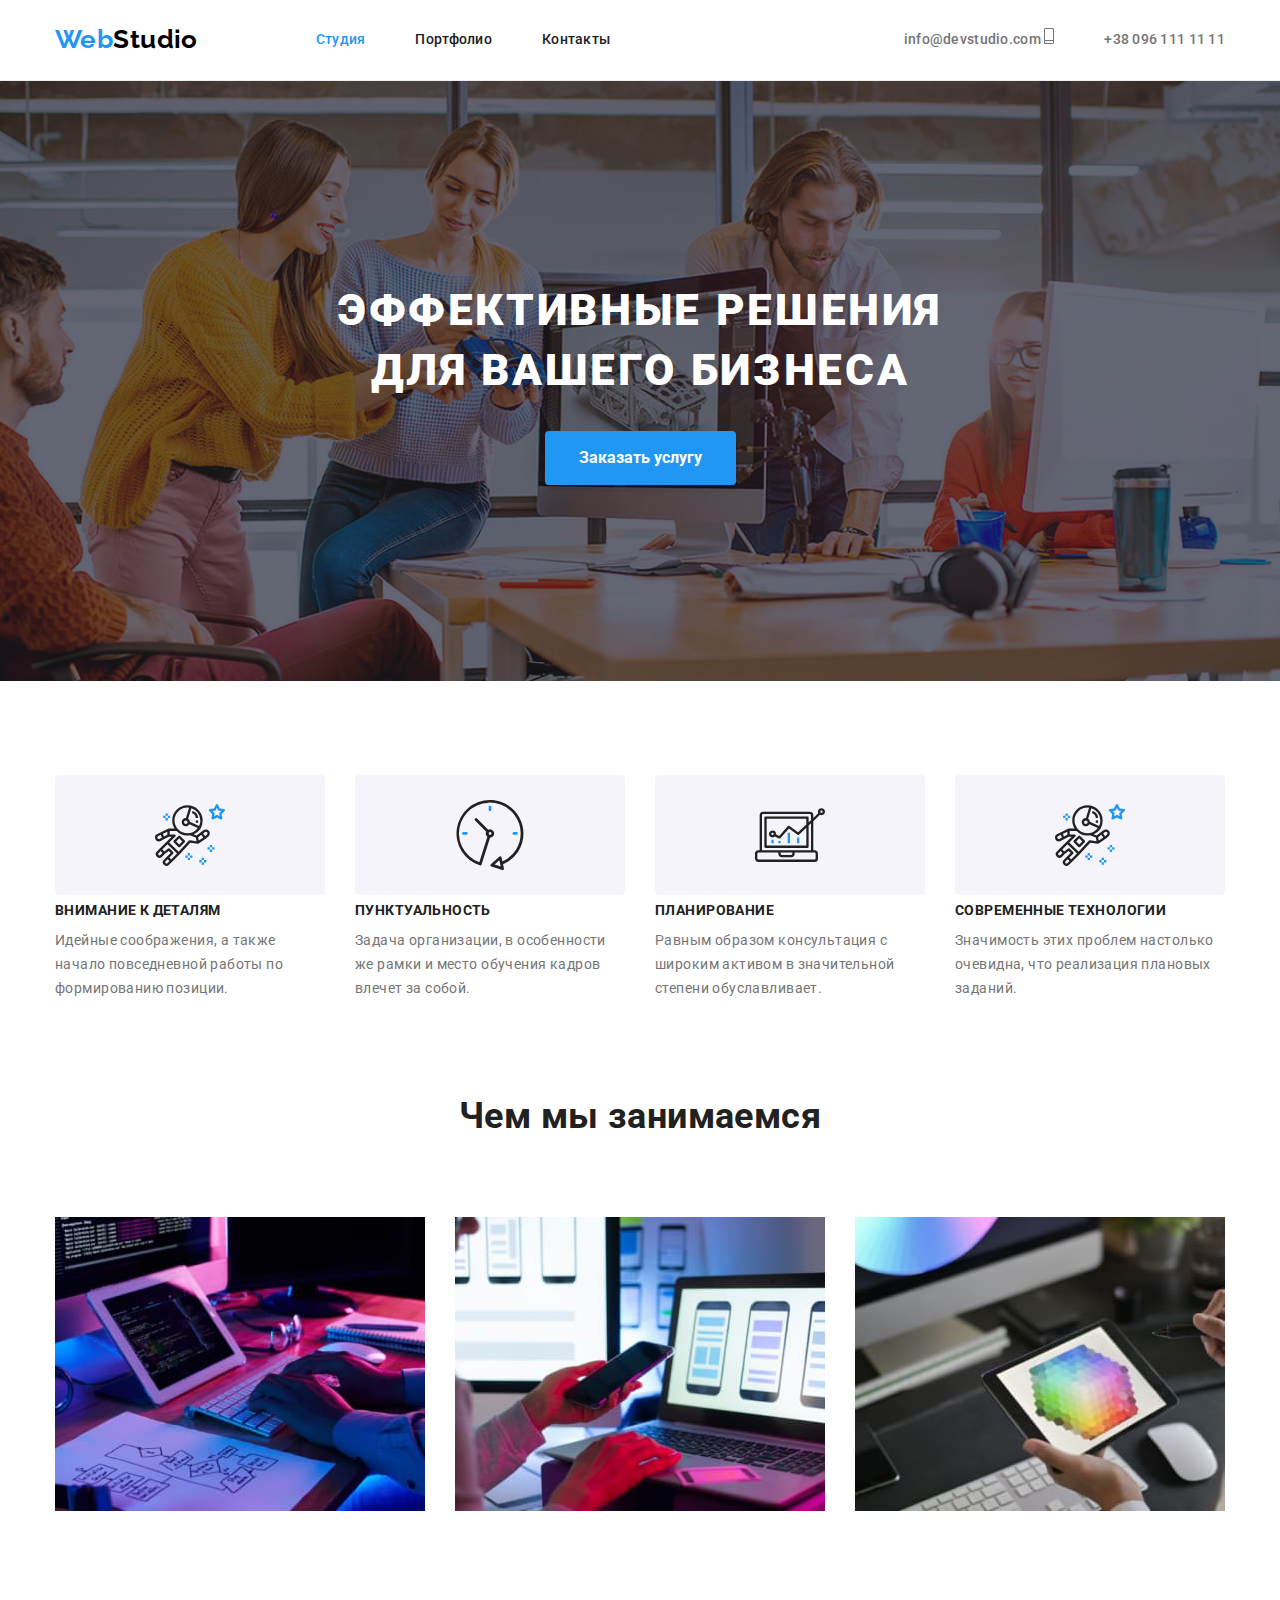
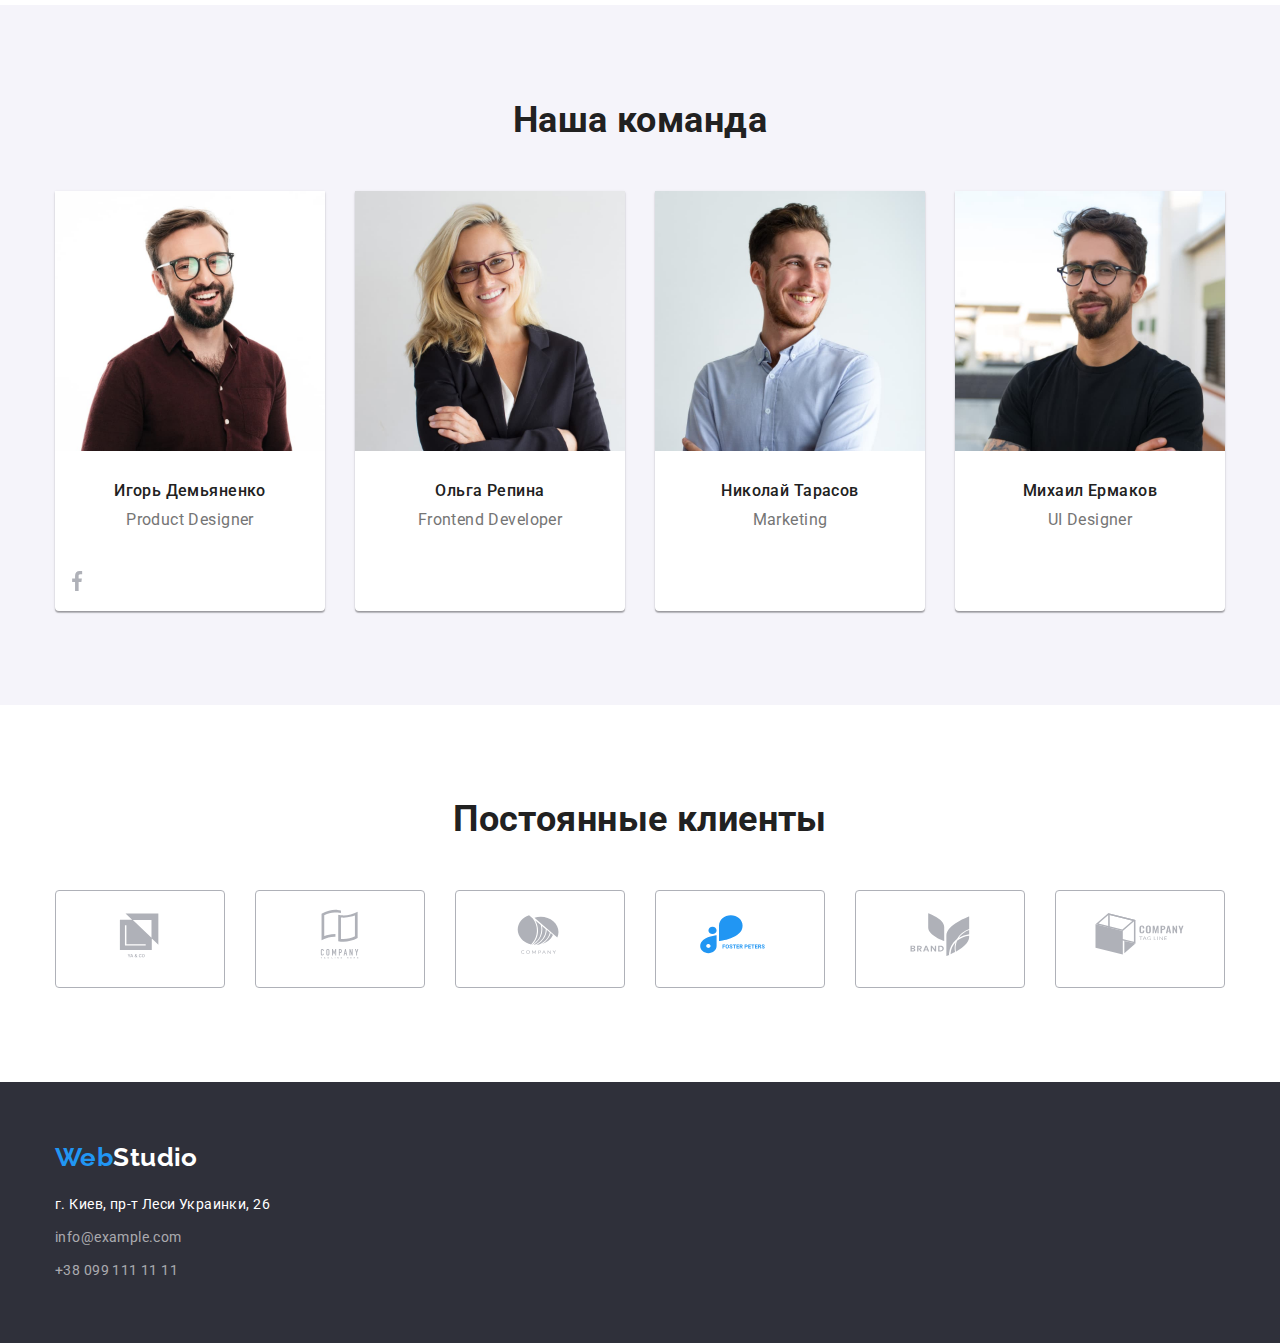
<file: index.html>
<!DOCTYPE html>
<html lang="ru">
<head>
    <meta charset="UTF-8">
    <meta http-equiv="X-UA-Compatible" content="IE=edge">
    <meta name="viewport" content="width=device-width, initial-scale=1.0">
    <title>Document</title>
    <link href="https://fonts.googleapis.com/css2?family=Raleway:wght@700&family=Roboto:wght@400;500;700;900&display=swap"
        rel="stylesheet">
        <link rel="stylesheet" href="https://cdnjs.cloudflare.com/ajax/libs/modern-normalize/1.1.0/modern-normalize.min.css">
    <link rel="stylesheet" href="./css/style.css">
</head>
<body>
    <header class="header">
        <div class="conteiner nav-head">
            <nav class="nav-flex">
        <a href="https://www.google.com/"><span class="web-logo">Web</span><span class="studio-logo">Studio</span></a>
            
        <ul class="site-nav list">
            <li class="item"> <a href="https://www.google.com/"  class="link current">Студия</a></li>
            <li class="item"> <a href="./portfolio.html"  class="link">Портфолио</a></li>
            <li class="item"> <a href="https://www.google.com/"  class="link">Контакты</a></li>
        </ul>
        </nav>
            <ul class="auth-nav list">
                    <li class="item"> <a href="mailto:info@devstudio.com"class="link" >info@devstudio.com</a>
                    <svg class="icon-header" width="10px" height="16px">
                        <use href="./icon/sprite.svg#icon-smartphone">

                        </use>
                    </svg>
                    </li>
                    <li class="item"> <a href="tel:+380961111111" class="link">+38 096 111 11 11</a></li>
            </ul>
        </div>
    </header>
    <main>
    <section class="hero overlay">
        <div class="conteiner">
        <h1 class="section-title-main">Эффективные решения для вашего бизнеса</h1>
        <button type="button" class="button-primary">Заказать услугу</button>
    </div>
    </section>
    <section class="section">
        
        <!-- <h2 class="invisible-header">Наши преимущества</h2> -->
        
        <div class="conteiner ">
            <ul class="advantage-studio list">
            <li class="flex-element icon-antenna">
                <svg class="logo-customers" width="270px" height="120px">
                    <use href="./icon/sprite.svg#icon-astronaut">
                 </use>
                </svg>
                <h3 class="section-title-studio">Внимание к деталям</h3>
                <p class="section-text-studio">Идейные соображения, а также начало повседневной работы по формированию позиции.</p>
                    
            </li>
                <li class="flex-element icon-clock">
                    <svg class="logo-customers" width="270px" height="120px">
                        <use href="./icon/sprite.svg#icon-clock">
                        </use>
                    </svg>
                    <h3 class="section-title-studio">Пунктуальность</h3>
                    <p class="section-text-studio">Задача организации, в особенности же рамки и место обучения кадров влечет за собой.</p>
                </li>
                <li class="flex-element icon-diagram">
                    <svg class="logo-customers" width="270px" height="120px">
                        <use href="/icon/sprite.svg#icon-diagram">
                        </use>
                    </svg>
                    <h3 class="section-title-studio">Планирование</h3>
                    <p class="section-text-studio">Равным образом консультация с широким активом в значительной степени обуславливает.</p>
                </li>
            <li class="flex-element icon-astronaut">
                <svg class="logo-customers" width="270px" height="120px">
                    <use href="./icon/sprite.svg#icon-astronaut">
                    </use>
                </svg>
                <h3 class="section-title-studio">Современные технологии</h3>
                <p class="section-text-studio">Значимость этих проблем настолько очевидна, что реализация плановых заданий.</p>
            </li>
        </ul>
        
    </section>
    <section class="section advantage-studio-work">
        <div class="conteiner">
        <h2 class="section-title-block centered">Чем мы занимаемся</h2>
        <ul class="advantage-studio list">
            <li class="flex-element-work"><img src="./images/box1.jpg" width="370" alt="desktop and ipad"></li>
            <li class="flex-element-work"><img src="./images/box2.jpg" width="370" alt="imac and phone"></li>
            <li class="flex-element-work"><img src="./images/box3.jpg" width="370" alt="ipad"></li>
        </ul>
        </div>
    </section>
    <section class="section comand">
        <div class="conteiner">
                <h2 class="section-title-block centered" >Наша команда</h2>
            <div class="flex-container">
                    <ul class=" advantage-studio list">
            <li class="flex-element-comand">
                <img src="./images/img(4).jpg" width="270" alt="фото Игорь Демьяненко">
                <h3 class="section-title-comand">Игорь Демьяненко</h3>
                <p class="section-text-comand">Product Designer</p>
                    <svg class="" width="44px" height="44px">
                        <use href="./icon/facebook.svg">

                        </use>
                    </svg>
            </li>
            <li class="flex-element-comand">
            <img src="./images/img(1).jpg" width="270" alt="фото Ольга Репина">
            <h3 class="section-title-comand">Ольга Репина</h3>
            <p class="section-text-comand">Frontend Developer</p>
        </li>
        <li class="flex-element-comand">
            <img src="./images/img(2).jpg" width="270" alt="фото Николай Тарасов">
            <h3 class="section-title-comand">Николай Тарасов</h3>
            <p class="section-text-comand">Marketing</p>
        </li>
        <li class="flex-element-comand">
            <img src="./images/img(3).jpg" width="270" alt="фото Михаил Ермаков">
            <h3 class="section-title-comand">Михаил Ермаков</h3>
            <p class="section-text-comand">UI Designer</p> 
        </li>
        </ul>
        </div>
        </div>
    </section>
<section class="section">
    <div class="conteiner">
        <h2 class="customers-title">Постоянные клиенты</h2>
        <div class="flex-container">
        <ul class="customers-list list">
            <li class="customers-img">
                <svg class="logo-customers" width="170px" height="92px">
                <use href="./icon/sprite.svg#icon-Logo">
                
                </use>
                </svg>
            </li>
            <li class="customers-img">
                <a href="">
                <svg class="logo-customers" width="170px" height="92px">
                <use href="./icon/sprite.svg#icon-Logo-1">
            
                </use>
            </svg></a></li>
            <li class="customers-img"><svg class="" width="170px" height="92px">
                <use href="./icon/sprite.svg#icon-Logo-2">
            
                </use>
            </svg></li>
            <li class="customers-img"><svg class="" width="170px" height="92px">
                <use href="./icon/sprite.svg#icon-Logo-3">
            
                </use>
            </svg></li>
            <li class="customers-img">
                <svg class="" width="170px" height="92px">
                <use href="./icon/sprite.svg#icon-Logo-4">
            
                </use>
            </svg></li>
            <li class="customers-img"><svg class="" width="170px" height="92px">
                <use href="./icon/sprite.svg#icon-Logo-5">
            
                </use>
            </svg></li>
        </ul></div>
    </div>

</section>
</main>

    <footer class="footer-bg">
        <div class="conteiner">
    <a href="https://www.google.com/"> <span class="web-logo-fr">Web</span><span class="studio-logo-footer">Studio</span></a>
        <address class="footer-adress">
            <ul class="footer-list list">
            <li><p class="footer-list-adress">г. Киев, пр-т Леси Украинки, 26</p> </li> 
            <li><a href="mailto:info@example.com" class="footer-list-contacts">info@example.com</a> </li>   
            <li><a href="tel:+380991111111" class="footer-list-contacts tel">+38 099 111 11 11</a> </li>
        </ul>
    </address>
</div>
    </footer>
    
</body>
</html>
</file>
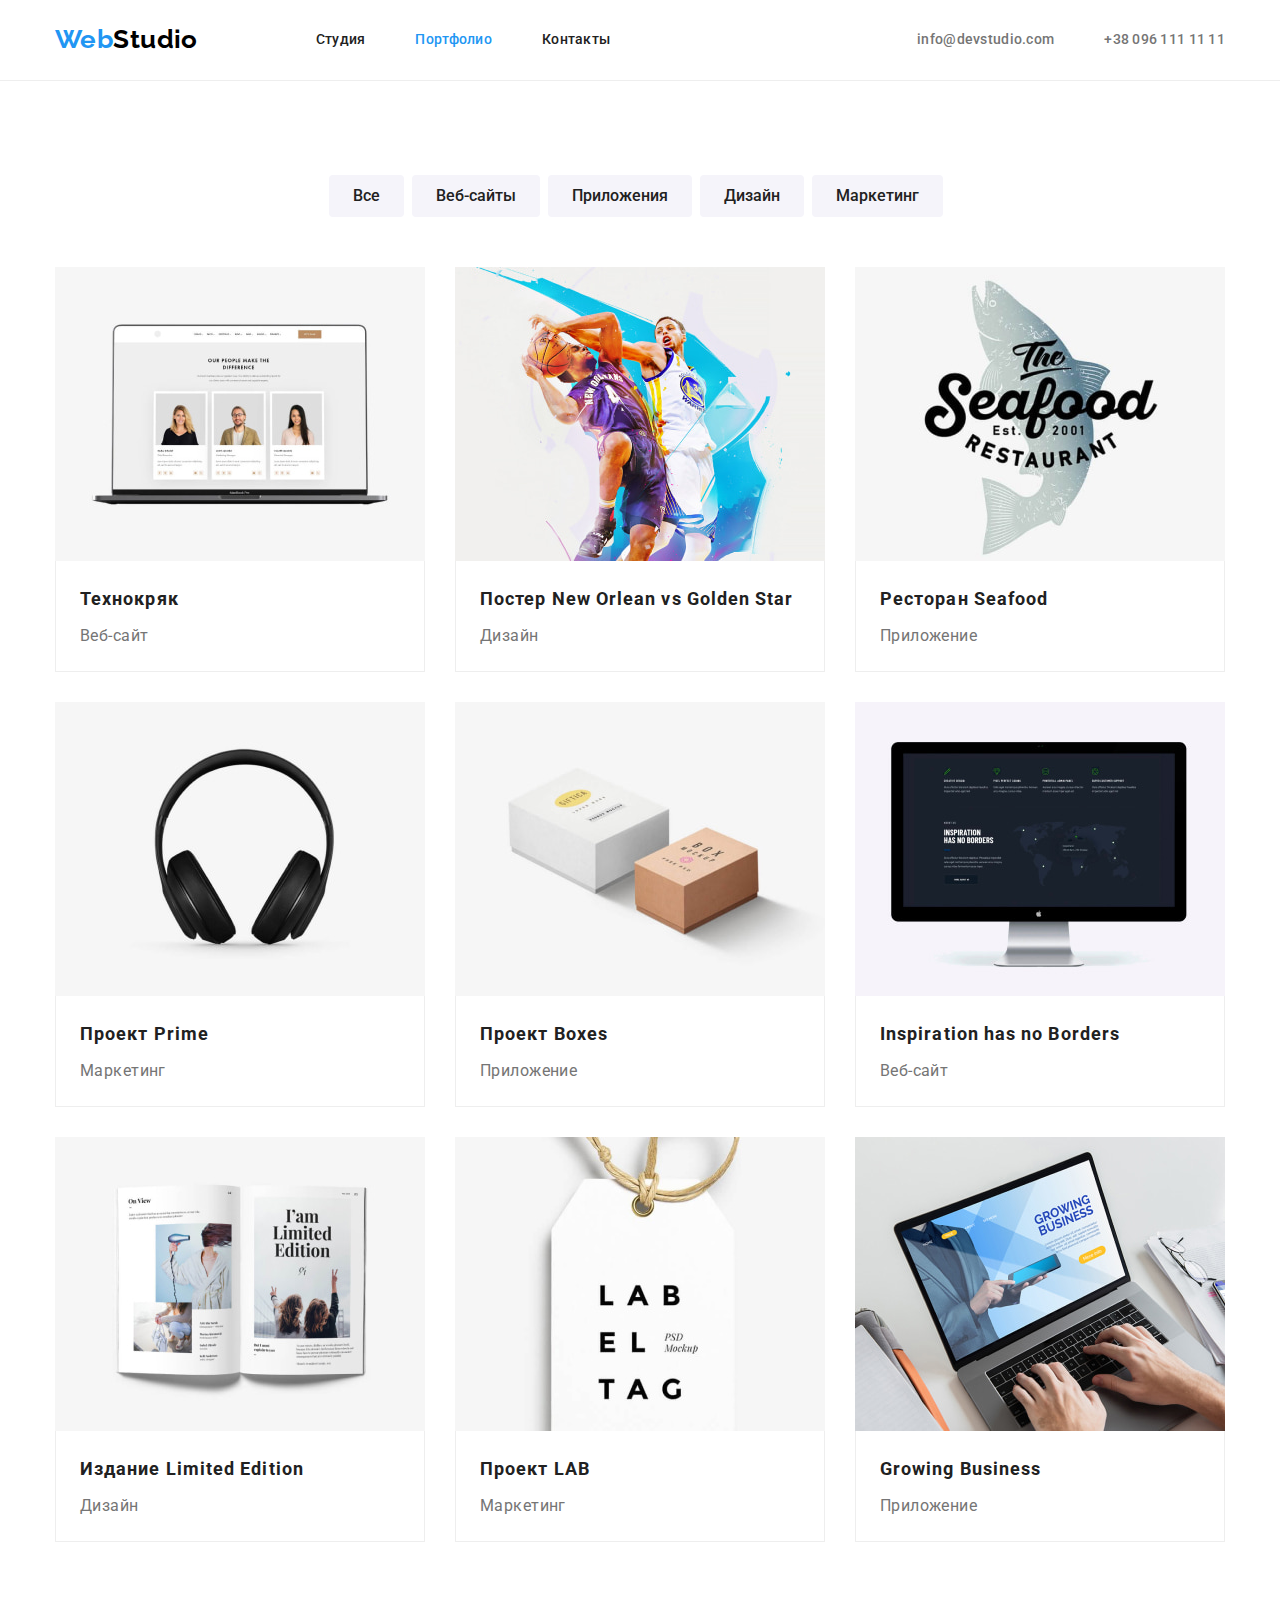
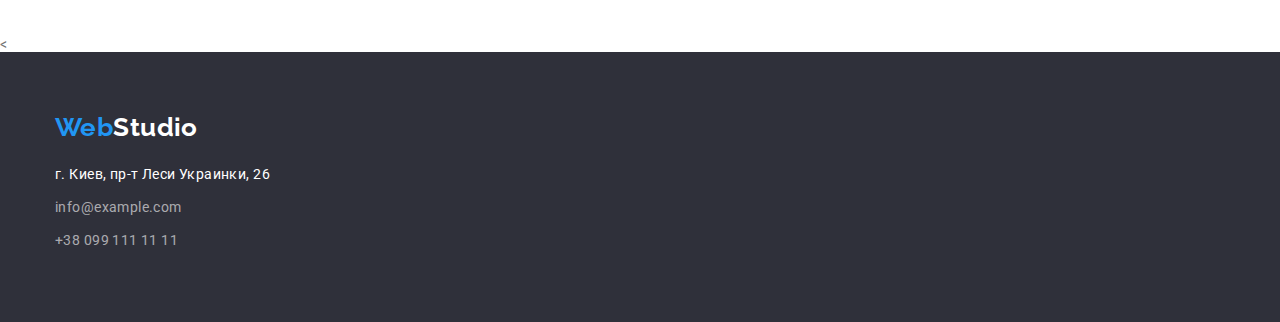
<file: portfolio.html>
<!DOCTYPE html>
<html lang="ru">
<head>
    <meta charset="UTF-8">
    <meta http-equiv="X-UA-Compatible" content="IE=edge">
    <meta name="viewport" content="width=device-width, initial-scale=1.0">
    <title>portfolio</title>
    <link rel="preconnect" href="https://fonts.googleapis.com">
    <link rel="preconnect" href="https://fonts.gstatic.com" crossorigin>
    <link href="https://fonts.googleapis.com/css2?family=Roboto:wght@400;500;700;900&display=swap" rel="stylesheet">
    <link href="https://fonts.googleapis.com/css2?family=Raleway:wght@700&family=Roboto:wght@400;500;700;900&display=swap"
        rel="stylesheet">
    <link rel="stylesheet" href="https://cdnjs.cloudflare.com/ajax/libs/modern-normalize/1.1.0/modern-normalize.min.css">
    <link rel="stylesheet" href="./css/style.css">
</head>
<body>
    <header class="header">
        <div class="conteiner nav-head">
            <a href="https://www.google.com/"><span class="web-logo">Web</span><span class="studio-logo">Studio</span></a>
            <nav>
                <ul class="site-nav list">
                    <li class="item"> <a href="./index.html" class="link">Студия</a></li>
                    <li class="item"> <a href="#" class="link current">Портфолио</a></li>
                    <li class="item"> <a href="https://www.google.com/" class="link">Контакты</a></li>
                </ul>
            </nav>
            <ul class="auth-nav list">
                <li class="item"> <a href="mailto:info@devstudio.com" class="link">info@devstudio.com</a></li>
                <li class="item"> <a href="tel:+380961111111" class="link">+38 096 111 11 11</a></li>
            </ul>
        </div>
    </header>
    <main>
        <!--nav-button-->
        <section class="section">
            <div class="conteiner">
            <h1 class="invisible-header">Nav-button</h1>
            <!-- <div class="flex-container"> -->
            <ul class=" nav-projects list">
                <li class="item "><button type="button" class="button btn-projects">Все</button> </li>
                <li class="item "><button type="button"class="button btn-projects">Веб-сайты</button></li>
                <li class="item "><button type="button" class="button btn-projects">Приложения</button></li>
                <li class="item "><button type="button" class="button btn-projects">Дизайн</button></li>
                <li class="item "><button type="button" class="button btn-projects">Маркетинг</button></li>
            </ul>
        <!--progects-->
            <ul class="advantage list">
                <li class="flex-element-work">
                <a href=""><img src="./images/tech-crack.jpg" width="370" alt="Laptop"> 
                <div class="card-text">
                    <h2 class="section-title-progects">Технокряк</h2>
                    <p class="section-text-progects ">Веб-сайт</p>
                    </div>
                    </a>
                </li>
                <li class="flex-element-work">
                    <a href=""><img src="./images/poster.jpg" width="370" alt="Basketball team poster ">
                <div class="card-text">
                        <h2 class="section-title-progects">Постер New Orlean vs Golden Star</h2>
                    <p class="section-text-progects">Дизайн</p>
                </div></a>
                </li>
                <li class="flex-element-work">
                    <a href=""><img src="./images/restoran.jpg" width="370" alt="restoran-app">
                <div class="card-text">
                        <h2 class="section-title-progects">Ресторан Seafood</h2>
                    <p class="section-text-progects">Приложение</p>
                </div></a>
                </li>
                <li class="flex-element-work">
                    <a href=""><img src="./images/progect-prime.jpg" width="370" alt="headphones">
                    <div class="card-text">
                        <h2 class="section-title-progects">Проект Prime</h2>
                    <p class="section-text-progects">Маркетинг</p>
                </div></a>
                </li>
                <li class="flex-element-work">
                    <a href=""><img src="./images/progect-boxes.jpg" width="370" alt="Boxes">
                    <div class="card-text">
                        <h2 class="section-title-progects">Проект Boxes</h2>
                    <p class="section-text-progects">Приложение</p>
                </div></a>
                </li>
                <li class="flex-element-work">
                    <a href=""><img src="./images/inspiration.jpg" width="370" alt="Imac">
                    <div class="card-text">
                        <h2 class="section-title-progects">Inspiration has no Borders</h2>
                    <p class="section-text-progects">Веб-сайт</p>
                </div></a>
                </li>
                <li class="flex-element-work">
                    <a href=""><img src="./images/edition-limited.jpg" width="370" alt="Book">
                    <div class="card-text">
                        <h2 class="section-title-progects">Издание Limited Edition</h2>
                    <p class="section-text-progects">Дизайн</p>
                </div></a>
                </li>
                <li class="flex-element-work">
                    <a href=""><img src="./images/project-lab.jpg" width="370" alt="Tag">
                    <div class="card-text">
                        <h2 class="section-title-progects">Проект LAB</h2>
                    <p class="section-text-progects">Маркетинг</p>
                </div></a>
                </li>
                <li class="flex-element-work">
                    <a href=""><img src="./images/gro-bes.jpg" width="370" alt="Lapto and hands">
                    <div class="card-text">
                        <h2 class="section-title-progects">Growing Business</h2>
                    <p class="section-text-progects">Приложение</p>
                </div></a>
                </li>
            </ul>
            
            </div>
            </section>
        </main>
< <footer class="footer-bg">
        <div class="conteiner">
    <a href="https://www.google.com/"> <span class="web-logo-fr">Web</span><span class="studio-logo-footer">Studio</span></a>
        <address class="footer-adress">
            <ul class="footer-list list">
            <li><p class="footer-list-adress">г. Киев, пр-т Леси Украинки, 26</p> </li> 
            <li><a href="mailto:info@example.com" class="footer-list-contacts">info@example.com</a> </li>   
            <li><a href="tel:+380991111111" class="footer-list-contacts">+38 099 111 11 11</a> </li>
        </ul>
    </address>
</div>
    </footer>
</body>
</html>
</file>
<file: css/style.css>
/*Переменные*/
:root {
  --primary-text-color: #757575;
  --title-text-color: #212121;
  --accent-text-color: #2196f3;
  --primary-bg-color: #e5e5e5;
  --header-bg-color: #ffffff;
  --logo-text-studio: #000000;
  --footer-bg-color: #2f303a;
  --border-color: #eeeeee;
  --comand-bg-color: #f5f4fa;
  --hero-bg-color:#C4C4C4;
  --customers-border-color:#AFB1B8;
}
*, ::after, ::before {
    box-sizing: border-box;
    max-width: 100%;
    height: auto;
}

/*Основные*/
body {
  background-color: var(--header-bg-color);
  color: var(--primary-text-color);
  font-family: Roboto, sans-serif;
  font-size: 14px;
  letter-spacing: 0.03em;
}
img{
  display: block;
  max-width: 100%;
  height: auto;
}
a {
  text-decoration: none;
}
h1,
h2,
h3,
h4,
h5,
h6,
p {
  margin: 0;
  padding: 0;
}
.conteiner {
  width: 1200px;
  padding-left: 15px;
  padding-right: 15px;
  margin-left: auto;
  margin-right: auto;
  /* outline: 2px solid tomato; */
}

.list {
  margin: 0;
  padding: 0;
  list-style: none;
  line-height: 1.7;
}

/*Шапка*/
.header {
  background-color: var(--header-bg-color);
  border-bottom: 1px solid var(--border-color);
}
.web-logo {
  display: inline-block;
  color: var(--accent-text-color);
  font-family: "Raleway";
  font-weight: 700;
  font-size: 26px;
  line-height: 1.2;
  text-decoration: none;
  padding-top: 24px;
  padding-bottom: 25px;
}
.studio-logo {
  color: var(--logo-text-studio);
  font-family: "Raleway";
  font-weight: 700;
  font-size: 26px;
  line-height: 1.2;
  text-decoration: none;
  padding-top: 24px;
  padding-bottom: 25px;
  padding-right: 25px;
}
.logo .studio-logo:hover,
.logo .studio-logo:focus {
  color: var(--accent-text-color);
  text-decoration: none;
}
.icon-header{
    display: inline-block;   
  }
  .nav-flex{
    display: flex;
    align-items: center;
  }
.site-nav>.item{
  padding-top: 20px;
  padding-bottom: 20px;

}
.auth-nav>.item{
  padding-top: 20px;
  padding-bottom: 20px;

}
.site-nav .link {
  color: var(--title-text-color);
  font-weight: 500;
  line-height: 1.14;
  letter-spacing: 0.02em;
  padding-top: 32px;
  padding-bottom: 32px;
}
.site-nav {
  display: flex;
  margin-left: 93px;
  
}
.site-nav .item:not(:last-child) {
  margin-right: 50px;
}
.site-nav .link:hover,
.site-nav .link:focus {
  color: var(--accent-text-color);
}

.site-nav .link.current {
  color: var(--accent-text-color);
}
.auth-nav .link {
  color: var(--primary-text-color);
  font-weight: 500;
  line-height: 1.14;
  letter-spacing: 0.02em;
}
.auth-nav .link:hover,
.auth-nav .link:focus {
  color: var(--accent-text-color);
}
.auth-nav {
  display: flex;
  margin-left: auto;
}
.auth-nav .item + .item {
  margin-left: 50px;
}
.nav-head {
  display: flex;
  align-items: center;
}
.nav-projects {
  display: flex;
  margin-bottom: 50px;
  justify-content: center;
}
.nav-projects > .item {
  margin-right: 8px;
}
/*Основной блок*/

.section .section-title {
  color: var(--title-text-color);
  font-weight: 700;
  line-height: 2;
  letter-spacing: 0.06em;
}
.section {
  padding-top: 94px;
  padding-bottom: 94px;
}
.centered {
  text-align: center;
}
.hero {
  background-color: var(--hero-bg-color);
  
  text-align: center;
  background-repeat: no-repeat;
  background-size: cover;
  padding-top: 200px;
  padding-bottom: 200px;
background: rgba(47, 48, 58, 0.4);
} 
 .overlay{
  max-width: 1600px;
  height: 600px;
  margin-right: auto;
  margin-left: auto;
  background-position: center; 
  background-image: linear-gradient(
    to right,
    rgba(47, 48, 58, 0.4),
    rgba(47, 48, 58, 0.4)
    ),
    url(../images/bg-image.png); 
}

.section-title-main {
  width: 696px;
  margin: 0 auto;
  color: var(--header-bg-color);
  font-weight: 900;
  font-size: 44px;
  line-height: 1.36;
  letter-spacing: 0.06em;
  text-transform: uppercase;
}

.advantage {
  display: flex;
  flex-wrap: wrap;
  margin-right: -30px;
  margin-top: -30px;
}
.advantage-studio {
  display: flex;
  justify-content: space-between;
}
.advantage-studio-work{
  padding-top: 0;
}

.card-text {
  padding-left: 24px;
  padding-right: 24px;
  padding-top: 20px;
  padding-bottom: 20px;
  border-left: 1px solid var(--border-color);
  border-right: 1px solid var(--border-color);
  border-bottom: 1px solid var(--border-color);
}
.flex-container {
  display: flex;
  flex-wrap: wrap;
}
.flex-container-comand {
}
.flex-element-comand {
      background: #FFFFFF;
    /* material shadow v1 */
    box-shadow: 0px 1px 3px rgba(0, 0, 0, 0.12), 0px 1px 1px rgba(0, 0, 0, 0.14), 0px 2px 1px rgba(0, 0, 0, 0.2);
    border-radius: 0px 0px 4px 4px;
  margin-right: 30px;
}
.flex-element-comand:nth-child(n + 4) {
  margin-right: 0;
}

.comand {
  background-color: var(--comand-bg-color);
}
 .flex-element {
  width: 270px;
} 

.flex-element:nth-child(n + 4) {
  margin-right: 0;
}

.flex-element-work {
  flex-basis: calc((100% - 60px) / 3);
  margin-right: 30px;
  margin-top: 30px;
  
}
.flex-element-work:nth-child(3n) {
  margin-right: 0;
}
.flex-element-work:nth-last-child(-1 + 3) {
  margin-bottom: 0;
}

.section-title-studio {
  margin-bottom: 10px;
  color: var(--title-text-color);
  font-size: 14px;
  font-weight: 700;
  line-height: 1.14;
  text-transform: uppercase;
}
.section-text-studio {
  color: var(--primary-text-color);
  line-height: 1.71;
}
.section-title-progects {
  margin-bottom: 4px;
  color: var(--title-text-color);
  font-size: 18px;
  font-weight: 700;
  line-height: 2;
  letter-spacing: 0.06em;
}
.section-text-progects {
  color: var(--primary-text-color);
  font-size: 16px;
  line-height: 1.875;
}
.section-title-block {
  margin-bottom: 50px;
  color: var(--title-text-color);
  font-weight: 700;
  font-size: 36px;
  line-height: 1.17;
}
.section-title-comand {
  margin-top: 30px;
  margin-bottom: 10px;
  color: var(--title-text-color);
  font-weight: 500;
  font-size: 16px;
  line-height: 1.19;
  text-align: center;
}
.section-text-comand {
  color: var(--primary-text-color);
  font-size: 16px;
  line-height: 1.19;
  text-align: center;
  margin-bottom: 30px;
}

.section-text {
  line-height: 1.7;
}

/*Buton*/
.button {
  color: var(--title-text-color);
  background-color: var(--comand-bg-color)
   cursor: pointer;
  font-weight: 500;
  font-size: 16px;
  line-height: 1.625;
  border-radius: 4px;
  border-color: transparent;



}
.button:hover,
.button:focus {
  background-color: var(--accent-text-color);
  color: var(--header-bg-color);
  
}
.btn-projects{
background-color: var(--comand-bg-color);
color: var(--title-text-color);
border-radius: 4px;
padding-top: 6px;
padding-bottom: 6px;
padding-left: 22px;
padding-right: 22px;
}
.btn-projects:hover,
.btn-projects:focus{
  background-color: var(--accent-text-color);
  color: var(--header-bg-color);

}
.button-primary {
  display: flex;
  flex-direction: row;
  align-items: flex-start;
  padding: 10px 32px;
  box-shadow: 0px 4px 4px rgba(0, 0, 0, 0.15);
  border-radius: 4px;
  margin-left: auto;
  margin-right: auto;
  margin-top: 30px;
  background-color: var(--accent-text-color);
  color: var(--header-bg-color);
  border-color: var(--accent-text-color);
  font-weight: 700;
  font-size: 16px;
  line-height: 1.875;
  border-radius: 4px;
  border-color: transparent;
}

.button-primary:hover,
.button-primary:focus {
  background-color: var(--header-bg-color);
  color: var(--accent-text-color);
}
.customers-title{
  color: var(--title-text-color);
  font-weight: 700;
  font-size: 36px;
  line-height: 1,1719;
  text-align: center;
}
.customers-list{
  display: flex;
}
 .customers-img{
  flex-wrap: nowrap;
  display: block;
  margin-top: 50px;
  margin-right: 30px;
  padding-top: 16px;
  padding-bottom: 16px; 
  padding-left: 32px; 
  padding-right: 32px;
  border: 1px solid var(--customers-border-color);
  border-radius: 4px;
} 
.customers-img:hover {
  color: var(--accent-text-color);
}
.customers-img:last-child {
  margin-right:0;
}
.logo-customers{
  color: var(--customers-border-color);
}
.logo-customers:hover{
  color: var(--accent-text-color);
}
/*Низ*/
.footer-bg {
  background-color: var(--footer-bg-color);
  padding-top: 60px;
  padding-bottom: 60px;
}

.footer-list-adress {
  color: var(--header-bg-color);
  font-style: normal;
  font-size: 14px;
  line-height: 1.71;
  margin-bottom: 9px;
}

.footer-list-contacts {
  font-style: normal;
  line-height: 1.7;
  color: rgba(255, 255, 255, 0.6);
  margin-bottom: 9px;
}

.web-logo-fr {
  display: inline-block;

  color: var(--accent-text-color);

  font-family: "Raleway";
  font-weight: 700;
  font-size: 26px;
  line-height: 1.2;
  text-decoration: none;
}


.studio-logo-footer {
  color: var(--header-bg-color);
  font-family: "Raleway";
  font-weight: 700;
  font-size: 26px;
  line-height: 1.2;
  text-decoration: none;
}

.footer-adress {
  margin-top: 20px;
}
.footer-list-contacts{
  display: block;
  margin-bottom: 9px;
}
.tel {
  margin-bottom: 0;
}

.invisible-header {
  display: none;
}
</file>
